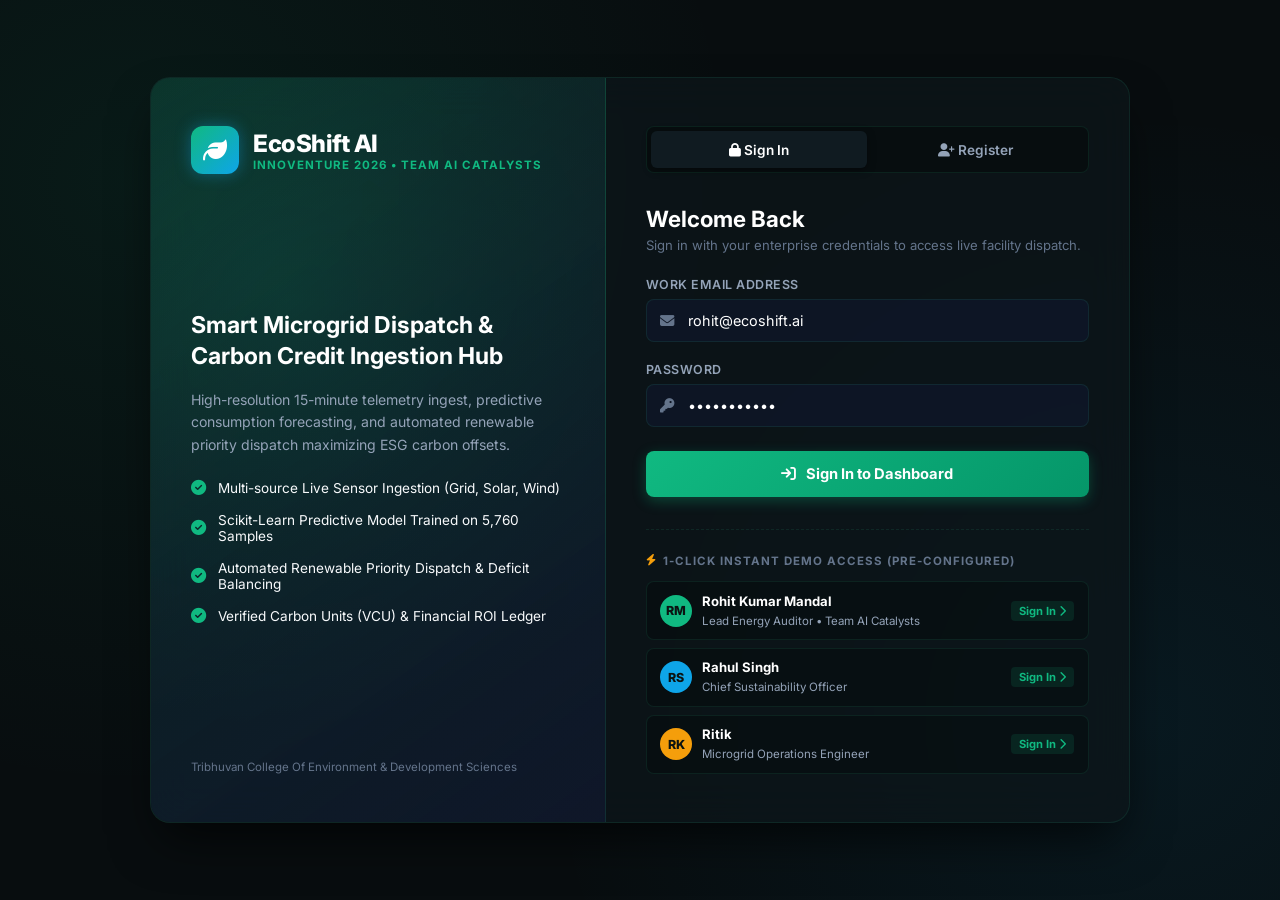
<file: login.html>
<!DOCTYPE html>
<html lang="en">
<head>
    <meta charset="UTF-8">
    <meta name="viewport" content="width=device-width, initial-scale=1.0">
    <meta http-equiv="Cache-Control" content="no-cache, no-store, must-revalidate">
    <meta http-equiv="Pragma" content="no-cache">
    <meta http-equiv="Expires" content="0">
    <title>Enterprise Sign In | EcoShift AI Platform</title>
    <link rel="stylesheet" href="css/style.css?v=20261001_v4">
    <link rel="stylesheet" href="https://cdnjs.cloudflare.com/ajax/libs/font-awesome/6.4.0/css/all.min.css">
    <style>
        .auth-page-wrapper {
            min-height: 100vh;
            width: 100vw;
            display: flex;
            align-items: center;
            justify-content: center;
            padding: 2rem 1.5rem;
            background: radial-gradient(circle at 10% 20%, rgba(16, 185, 129, 0.08) 0%, transparent 45%),
                        radial-gradient(circle at 90% 80%, rgba(14, 165, 233, 0.08) 0%, transparent 45%),
                        var(--bg-primary);
        }

        .auth-container {
            width: 100%;
            max-width: 980px;
            display: grid;
            grid-template-columns: 1fr 1.15fr;
            background: var(--card-bg);
            border: 1px solid var(--border-color);
            border-radius: var(--radius-lg);
            box-shadow: 0 25px 50px -12px rgba(0, 0, 0, 0.7);
            overflow: hidden;
            backdrop-filter: blur(20px);
        }

        .auth-sidebar-showcase {
            background: linear-gradient(145deg, rgba(16, 185, 129, 0.12), rgba(15, 23, 42, 0.95)),
                        radial-gradient(circle at 30% 30%, rgba(16, 185, 129, 0.2), transparent 70%);
            padding: 3rem 2.5rem;
            display: flex;
            flex-direction: column;
            justify-content: space-between;
            border-right: 1px solid var(--border-color);
            position: relative;
        }

        .auth-brand-head {
            display: flex;
            align-items: center;
            gap: 14px;
        }

        .auth-brand-head .brand-logo-icon {
            width: 48px;
            height: 48px;
            font-size: 1.5rem;
        }

        .auth-brand-head h2 {
            font-size: 1.5rem;
            font-weight: 800;
            letter-spacing: -0.5px;
            color: #ffffff;
        }

        .auth-brand-head .sub {
            font-size: 0.72rem;
            color: var(--accent-wind);
            font-weight: 700;
            text-transform: uppercase;
            letter-spacing: 1px;
        }

        .auth-pitch {
            margin: 2.5rem 0;
        }

        .auth-pitch h3 {
            font-size: 1.45rem;
            font-weight: 700;
            line-height: 1.35;
            color: #ffffff;
            margin-bottom: 1rem;
        }

        .auth-pitch p {
            font-size: 0.88rem;
            color: var(--text-secondary);
            line-height: 1.6;
            margin-bottom: 1.5rem;
        }

        .auth-feature-list {
            display: flex;
            flex-direction: column;
            gap: 1rem;
        }

        .auth-feature-item {
            display: flex;
            align-items: center;
            gap: 12px;
            font-size: 0.85rem;
            color: var(--text-primary);
        }

        .auth-feature-item i {
            color: var(--accent-wind);
            font-size: 0.95rem;
        }

        .auth-card-body {
            padding: 3rem 2.5rem;
            display: flex;
            flex-direction: column;
            justify-content: center;
        }

        .auth-tabs {
            display: flex;
            background: rgba(0, 0, 0, 0.3);
            padding: 4px;
            border-radius: var(--radius-sm);
            margin-bottom: 2rem;
            border: 1px solid var(--border-color);
        }

        .auth-tab-btn {
            flex: 1;
            padding: 0.65rem;
            font-size: 0.85rem;
            font-weight: 600;
            background: transparent;
            color: var(--text-secondary);
            border: none;
            border-radius: 6px;
            cursor: pointer;
            transition: all 0.2s ease;
        }

        .auth-tab-btn.active {
            background: var(--card-hover);
            color: #ffffff;
            box-shadow: 0 2px 8px rgba(0, 0, 0, 0.4);
        }

        .auth-form-title {
            margin-bottom: 1.5rem;
        }

        .auth-form-title h2 {
            font-size: 1.4rem;
            font-weight: 700;
            color: #ffffff;
            margin-bottom: 0.3rem;
        }

        .auth-form-title p {
            font-size: 0.82rem;
            color: var(--text-muted);
        }

        .form-group {
            margin-bottom: 1.25rem;
        }

        .form-group label {
            display: block;
            font-size: 0.78rem;
            font-weight: 600;
            color: var(--text-secondary);
            margin-bottom: 0.45rem;
            text-transform: uppercase;
            letter-spacing: 0.5px;
        }

        .form-control-wrap {
            position: relative;
            display: flex;
            align-items: center;
        }

        .form-control-wrap i {
            position: absolute;
            left: 14px;
            color: var(--text-muted);
            font-size: 0.9rem;
        }

        .auth-input {
            width: 100%;
            background: rgba(15, 23, 42, 0.8);
            border: 1px solid var(--border-color);
            border-radius: var(--radius-sm);
            padding: 0.75rem 1rem 0.75rem 2.6rem;
            font-size: 0.9rem;
            color: #ffffff;
            font-family: var(--font-sans);
            outline: none;
            transition: all 0.2s ease;
        }

        .auth-input:focus {
            border-color: var(--accent-wind);
            box-shadow: 0 0 0 3px rgba(16, 185, 129, 0.15);
        }

        .auth-submit-btn {
            width: 100%;
            padding: 0.85rem;
            background: linear-gradient(135deg, #10b981, #059669);
            color: #ffffff;
            border: none;
            border-radius: var(--radius-sm);
            font-size: 0.92rem;
            font-weight: 700;
            cursor: pointer;
            display: flex;
            align-items: center;
            justify-content: center;
            gap: 10px;
            transition: all 0.25s ease;
            box-shadow: 0 4px 14px rgba(16, 185, 129, 0.3);
            margin-top: 1.5rem;
        }

        .auth-submit-btn:hover {
            filter: brightness(1.1);
            transform: translateY(-1px);
            box-shadow: 0 6px 20px rgba(16, 185, 129, 0.4);
        }

        .auth-msg-alert {
            padding: 0.75rem 1rem;
            border-radius: var(--radius-sm);
            font-size: 0.82rem;
            margin-bottom: 1.25rem;
            display: none;
        }

        .auth-msg-alert.error {
            background: rgba(239, 68, 68, 0.15);
            border: 1px solid rgba(239, 68, 68, 0.35);
            color: #f87171;
            display: flex;
            align-items: center;
            gap: 8px;
        }

        .auth-msg-alert.success {
            background: rgba(16, 185, 129, 0.15);
            border: 1px solid rgba(16, 185, 129, 0.35);
            color: #34d399;
            display: flex;
            align-items: center;
            gap: 8px;
        }

        /* Fast One-Click Demo Logins */
        .fast-demo-logins {
            margin-top: 2rem;
            padding-top: 1.5rem;
            border-top: 1px dashed var(--border-color);
        }

        .fast-demo-title {
            font-size: 0.72rem;
            font-weight: 700;
            color: var(--text-muted);
            text-transform: uppercase;
            letter-spacing: 1px;
            margin-bottom: 0.85rem;
            display: flex;
            align-items: center;
            gap: 6px;
        }

        .demo-chip-grid {
            display: grid;
            grid-template-columns: 1fr;
            gap: 0.5rem;
        }

        .demo-user-card {
            background: rgba(0, 0, 0, 0.25);
            border: 1px solid var(--border-color);
            border-radius: var(--radius-sm);
            padding: 0.65rem 0.85rem;
            display: flex;
            align-items: center;
            justify-content: space-between;
            cursor: pointer;
            transition: all 0.2s ease;
        }

        .demo-user-card:hover {
            background: var(--card-hover);
            border-color: var(--accent-wind);
            transform: translateY(-1px);
        }

        .demo-user-info {
            display: flex;
            align-items: center;
            gap: 10px;
        }

        .demo-avatar {
            width: 32px;
            height: 32px;
            border-radius: 50%;
            background: var(--accent-wind);
            color: #0b1312;
            font-weight: 800;
            font-size: 0.78rem;
            display: flex;
            align-items: center;
            justify-content: center;
        }

        .demo-user-text strong {
            display: block;
            font-size: 0.82rem;
            color: #ffffff;
        }

        .demo-user-text span {
            font-size: 0.72rem;
            color: var(--text-secondary);
        }

        .demo-action-tag {
            font-size: 0.7rem;
            font-weight: 700;
            color: var(--accent-wind);
            background: rgba(16, 185, 129, 0.12);
            padding: 3px 8px;
            border-radius: 4px;
        }

        @media (max-width: 820px) {
            .auth-container {
                grid-template-columns: 1fr;
            }
            .auth-sidebar-showcase {
                display: none;
            }
        }
    </style>
</head>
<body>
    <div class="auth-page-wrapper">
        <div class="auth-container">
            <!-- Left Showcase Sidebar -->
            <div class="auth-sidebar-showcase">
                <div class="auth-brand-head">
                    <div class="brand-logo-icon" style="background: linear-gradient(135deg, #10b981, #0ea5e9);">
                        <i class="fas fa-leaf"></i>
                    </div>
                    <div>
                        <h2>EcoShift AI</h2>
                        <div class="sub">InnoVenture 2026 • Team AI Catalysts</div>
                    </div>
                </div>

                <div class="auth-pitch">
                    <h3>Smart Microgrid Dispatch & Carbon Credit Ingestion Hub</h3>
                    <p>
                        High-resolution 15-minute telemetry ingest, predictive consumption forecasting, 
                        and automated renewable priority dispatch maximizing ESG carbon offsets.
                    </p>

                    <div class="auth-feature-list">
                        <div class="auth-feature-item">
                            <i class="fas fa-check-circle"></i>
                            <span>Multi-source Live Sensor Ingestion (Grid, Solar, Wind)</span>
                        </div>
                        <div class="auth-feature-item">
                            <i class="fas fa-check-circle"></i>
                            <span>Scikit-Learn Predictive Model Trained on 5,760 Samples</span>
                        </div>
                        <div class="auth-feature-item">
                            <i class="fas fa-check-circle"></i>
                            <span>Automated Renewable Priority Dispatch & Deficit Balancing</span>
                        </div>
                        <div class="auth-feature-item">
                            <i class="fas fa-check-circle"></i>
                            <span>Verified Carbon Units (VCU) & Financial ROI Ledger</span>
                        </div>
                    </div>
                </div>

                <div style="font-size: 0.72rem; color: var(--text-muted);">
                    <span>Tribhuvan College Of Environment & Development Sciences</span>
                </div>
            </div>

            <!-- Right Login Form -->
            <div class="auth-card-body">
                <!-- Tabs -->
                <div class="auth-tabs">
                    <button class="auth-tab-btn active" id="tabLoginBtn" onclick="switchTab('login')">
                        <i class="fas fa-lock"></i> Sign In
                    </button>
                    <button class="auth-tab-btn" id="tabRegisterBtn" onclick="switchTab('register')">
                        <i class="fas fa-user-plus"></i> Register
                    </button>
                </div>

                <!-- Alert Message Box -->
                <div class="auth-msg-alert" id="authMsgAlert"></div>

                <!-- SIGN IN FORM -->
                <form id="loginForm" onsubmit="handleLoginSubmit(event)">
                    <div class="auth-form-title">
                        <h2>Welcome Back</h2>
                        <p>Sign in with your enterprise credentials to access live facility dispatch.</p>
                    </div>

                    <div class="form-group">
                        <label>Work Email Address</label>
                        <div class="form-control-wrap">
                            <i class="fas fa-envelope"></i>
                            <input type="email" id="loginEmail" class="auth-input" placeholder="e.g. rohit@ecoshift.ai" required value="rohit@ecoshift.ai">
                        </div>
                    </div>

                    <div class="form-group">
                        <label>Password</label>
                        <div class="form-control-wrap">
                            <i class="fas fa-key"></i>
                            <input type="password" id="loginPassword" class="auth-input" placeholder="••••••••" required value="password123">
                        </div>
                    </div>

                    <button type="submit" class="auth-submit-btn" id="btnSignInSubmit">
                        <i class="fas fa-arrow-right-to-bracket"></i> Sign In to Dashboard
                    </button>
                </form>

                <!-- REGISTER FORM -->
                <form id="registerForm" onsubmit="handleRegisterSubmit(event)" style="display: none;">
                    <div class="auth-form-title">
                        <h2>Create Facility Account</h2>
                        <p>Join the EcoShift AI telemetry and carbon ledger network.</p>
                    </div>

                    <div class="form-group">
                        <label>Full Name</label>
                        <div class="form-control-wrap">
                            <i class="fas fa-user"></i>
                            <input type="text" id="regName" class="auth-input" placeholder="e.g. Priyanshu Sharma" required>
                        </div>
                    </div>

                    <div class="form-group">
                        <label>Work Email</label>
                        <div class="form-control-wrap">
                            <i class="fas fa-envelope"></i>
                            <input type="email" id="regEmail" class="auth-input" placeholder="priyanshu@ecoshift.ai" required>
                        </div>
                    </div>

                    <div class="form-group">
                        <label>Role / Designation</label>
                        <div class="form-control-wrap">
                            <i class="fas fa-id-badge"></i>
                            <input type="text" id="regRole" class="auth-input" placeholder="e.g. Energy Auditor" value="ESG Energy Auditor" required>
                        </div>
                    </div>

                    <div class="form-group">
                        <label>Password</label>
                        <div class="form-control-wrap">
                            <i class="fas fa-key"></i>
                            <input type="password" id="regPassword" class="auth-input" placeholder="••••••••" required minlength="6">
                        </div>
                    </div>

                    <button type="submit" class="auth-submit-btn">
                        <i class="fas fa-user-check"></i> Register & Enter Dashboard
                    </button>
                </form>

                <!-- 1-Click Fast Demo Login for Judges & Testing -->
                <div class="fast-demo-logins">
                    <div class="fast-demo-title">
                        <i class="fas fa-bolt" style="color: var(--accent-solar);"></i>
                        <span>1-Click Instant Demo Access (Pre-Configured)</span>
                    </div>

                    <div class="demo-chip-grid">
                        <div class="demo-user-card" onclick="quickLogin('rohit@ecoshift.ai', 'password123')">
                            <div class="demo-user-info">
                                <div class="demo-avatar" style="background: #10b981;">RM</div>
                                <div class="demo-user-text">
                                    <strong>Rohit Kumar Mandal</strong>
                                    <span>Lead Energy Auditor • Team AI Catalysts</span>
                                </div>
                            </div>
                            <span class="demo-action-tag">Sign In <i class="fas fa-chevron-right"></i></span>
                        </div>

                        <div class="demo-user-card" onclick="quickLogin('rahul@ecoshift.ai', 'password123')">
                            <div class="demo-user-info">
                                <div class="demo-avatar" style="background: #0ea5e9;">RS</div>
                                <div class="demo-user-text">
                                    <strong>Rahul Singh</strong>
                                    <span>Chief Sustainability Officer</span>
                                </div>
                            </div>
                            <span class="demo-action-tag">Sign In <i class="fas fa-chevron-right"></i></span>
                        </div>

                        <div class="demo-user-card" onclick="quickLogin('ritik@ecoshift.ai', 'password123')">
                            <div class="demo-user-info">
                                <div class="demo-avatar" style="background: #f59e0b;">RK</div>
                                <div class="demo-user-text">
                                    <strong>Ritik</strong>
                                    <span>Microgrid Operations Engineer</span>
                                </div>
                            </div>
                            <span class="demo-action-tag">Sign In <i class="fas fa-chevron-right"></i></span>
                        </div>
                    </div>
                </div>
            </div>
        </div>
    </div>

    <!-- Scripts -->
    <script src="js/auth.js?v=20261001_v4"></script>
    <script>
        function switchTab(mode) {
            const loginForm = document.getElementById('loginForm');
            const registerForm = document.getElementById('registerForm');
            const tabLoginBtn = document.getElementById('tabLoginBtn');
            const tabRegisterBtn = document.getElementById('tabRegisterBtn');
            const alertBox = document.getElementById('authMsgAlert');
            alertBox.style.display = 'none';

            if (mode === 'login') {
                loginForm.style.display = 'block';
                registerForm.style.display = 'none';
                tabLoginBtn.classList.add('active');
                tabRegisterBtn.classList.remove('active');
            } else {
                loginForm.style.display = 'none';
                registerForm.style.display = 'block';
                tabRegisterBtn.classList.add('active');
                tabLoginBtn.classList.remove('active');
            }
        }

        function showAlert(msg, isError = true) {
            const alertBox = document.getElementById('authMsgAlert');
            alertBox.className = `auth-msg-alert ${isError ? 'error' : 'success'}`;
            alertBox.innerHTML = `<i class="fas fa-${isError ? 'circle-exclamation' : 'check-circle'}"></i> <span>${msg}</span>`;
            alertBox.style.display = 'flex';
        }

        function getRedirectUrl() {
            const params = new URLSearchParams(window.location.search);
            const redirect = params.get('redirect');
            return redirect ? decodeURIComponent(redirect) : 'optimization.html';
        }

        function handleLoginSubmit(e) {
            e.preventDefault();
            const email = document.getElementById('loginEmail').value;
            const pass = document.getElementById('loginPassword').value;
            const res = window.authManager.login(email, pass);

            if (res.success) {
                showAlert(`Welcome back, ${res.user.name}! Redirecting to dashboard...`, false);
                setTimeout(() => {
                    window.location.href = getRedirectUrl();
                }, 700);
            } else {
                showAlert(res.message, true);
            }
        }

        function handleRegisterSubmit(e) {
            e.preventDefault();
            const name = document.getElementById('regName').value;
            const email = document.getElementById('regEmail').value;
            const role = document.getElementById('regRole').value;
            const pass = document.getElementById('regPassword').value;

            const res = window.authManager.signup(name, email, pass, role);
            if (res.success) {
                showAlert(`Account created successfully for ${res.user.name}! Redirecting...`, false);
                setTimeout(() => {
                    window.location.href = getRedirectUrl();
                }, 800);
            } else {
                showAlert(res.message, true);
            }
        }

        function quickLogin(email, pass) {
            document.getElementById('loginEmail').value = email;
            document.getElementById('loginPassword').value = pass;
            const res = window.authManager.login(email, pass);
            if (res.success) {
                showAlert(`Signed in as ${res.user.name}! Opening platform...`, false);
                setTimeout(() => {
                    window.location.href = getRedirectUrl();
                }, 600);
            }
        }
    </script>
</body>
</html>
</file>
<file: css/style.css>
@import url('https://fonts.googleapis.com/css2?family=Inter:wght@300;400;500;600;700;800&family=JetBrains+Mono:wght@400;500;600&display=swap');

:root {
    --bg-primary: #080d0f;
    --bg-secondary: #0c1417;
    --card-bg: rgba(13, 22, 26, 0.75);
    --card-hover: rgba(18, 30, 36, 0.88);
    --sidebar-bg: #070c0e;
    --border-color: rgba(52, 211, 153, 0.1);
    --border-highlight: rgba(52, 211, 153, 0.25);
    --glass-border: rgba(255, 255, 255, 0.1);
    
    --text-primary: #f8fafc;
    --text-secondary: #94a3b8;
    --text-muted: #64748b;
    
    /* CleanTech Source Accents */
    --accent-grid: #38bdf8;
    --accent-grid-glow: rgba(56, 189, 248, 0.3);
    --accent-solar: #f59e0b;
    --accent-solar-glow: rgba(245, 158, 11, 0.3);
    --accent-wind: #10b981;
    --accent-wind-glow: rgba(16, 185, 129, 0.3);
    
    --accent-opt: #10b981;
    --cyan: #06b6d4;
    --indigo: #6366f1;
    --gold: #eab308;
    --success: #10b981;
    --warning: #f59e0b;
    --danger: #ef4444;
    
    --font-sans: 'Inter', -apple-system, BlinkMacSystemFont, sans-serif;
    --font-mono: 'JetBrains Mono', monospace;
    --radius-sm: 8px;
    --radius-md: 14px;
    --radius-lg: 20px;
    --shadow-card: 0 10px 30px -10px rgba(0, 0, 0, 0.6);
    --shadow-glow: 0 0 25px rgba(16, 185, 129, 0.15);
}

/* Page Theme Overrides based on source */
body.theme-grid {
    --theme-accent: var(--accent-grid);
    --theme-glow: var(--accent-grid-glow);
    --theme-bg-gradient: radial-gradient(circle at 10% 20%, rgba(56, 189, 248, 0.07) 0%, transparent 40%);
}

body.theme-solar {
    --theme-accent: var(--accent-solar);
    --theme-glow: var(--accent-solar-glow);
    --theme-bg-gradient: radial-gradient(circle at 10% 20%, rgba(245, 158, 11, 0.07) 0%, transparent 40%);
}

body.theme-wind {
    --theme-accent: var(--accent-wind);
    --theme-glow: var(--accent-wind-glow);
    --theme-bg-gradient: radial-gradient(circle at 10% 20%, rgba(16, 185, 129, 0.07) 0%, transparent 40%);
}

body.theme-forecast {
    --theme-accent: var(--indigo);
    --theme-glow: rgba(99, 102, 241, 0.3);
    --theme-bg-gradient: radial-gradient(circle at 15% 15%, rgba(99, 102, 241, 0.08) 0%, transparent 45%),
                         radial-gradient(circle at 85% 25%, rgba(16, 185, 129, 0.06) 0%, transparent 40%);
}

body.theme-optimization {
    --theme-accent: var(--accent-opt);
    --theme-glow: var(--accent-wind-glow);
    --theme-bg-gradient: radial-gradient(circle at 10% 20%, rgba(16, 185, 129, 0.09) 0%, transparent 45%),
                         radial-gradient(circle at 90% 80%, rgba(234, 179, 8, 0.06) 0%, transparent 45%);
}

* {
    margin: 0;
    padding: 0;
    box-sizing: border-box;
    font-family: var(--font-sans);
}

body {
    background-color: var(--bg-primary);
    background-image: 
        radial-gradient(circle at 85% 10%, rgba(16, 185, 129, 0.04) 0%, transparent 35%),
        radial-gradient(circle at bottom center, rgba(12, 20, 23, 0.9) 0%, transparent 100%),
        var(--theme-bg-gradient);
    color: var(--text-primary);
    min-height: 100vh;
    display: flex;
    overflow-x: hidden;
}

/* ================== SIDEBAR ================== */
.sidebar {
    width: 270px;
    background: var(--sidebar-bg);
    border-right: 1px solid var(--border-color);
    display: flex;
    flex-direction: column;
    padding: 1.5rem 1rem;
    position: fixed;
    height: 100vh;
    z-index: 100;
    backdrop-filter: blur(10px);
}

.brand-section {
    display: flex;
    align-items: center;
    gap: 12px;
    padding: 0.5rem 0.75rem 1.5rem 0.75rem;
    border-bottom: 1px solid var(--border-color);
    margin-bottom: 1.5rem;
}

.brand-logo-icon {
    width: 42px;
    height: 42px;
    background: linear-gradient(135deg, #0ea5e9, #a855f7);
    border-radius: 12px;
    display: flex;
    align-items: center;
    justify-content: center;
    font-size: 1.35rem;
    color: #ffffff;
    box-shadow: 0 0 16px rgba(14, 165, 233, 0.4);
}

.brand-title-wrap h2 {
    font-size: 1.25rem;
    font-weight: 800;
    letter-spacing: -0.5px;
    background: linear-gradient(135deg, #ffffff 40%, var(--theme-accent));
    -webkit-background-clip: text;
    -webkit-text-fill-color: transparent;
}

.brand-title-wrap .sub {
    font-size: 0.68rem;
    color: var(--text-muted);
    font-weight: 600;
    text-transform: uppercase;
    letter-spacing: 1px;
}

.nav-label {
    font-size: 0.68rem;
    text-transform: uppercase;
    letter-spacing: 1.2px;
    color: var(--text-muted);
    padding: 0 0.85rem;
    margin-bottom: 0.5rem;
    font-weight: 700;
}

.nav-links {
    list-style: none;
    display: flex;
    flex-direction: column;
    gap: 0.4rem;
    margin-bottom: 1.5rem;
}

.nav-item a {
    display: flex;
    align-items: center;
    gap: 12px;
    padding: 0.75rem 0.9rem;
    border-radius: var(--radius-sm);
    color: var(--text-secondary);
    text-decoration: none;
    font-weight: 500;
    font-size: 0.9rem;
    transition: all 0.25s ease;
    border: 1px solid transparent;
}

.nav-item a:hover {
    color: var(--text-primary);
    background: rgba(255, 255, 255, 0.04);
    border-color: var(--border-color);
}

.nav-item a.active {
    background: linear-gradient(90deg, rgba(56, 189, 248, 0.12), rgba(56, 189, 248, 0.02));
    border-color: rgba(56, 189, 248, 0.3);
    color: var(--accent-grid);
    font-weight: 600;
}

body.theme-solar .nav-item a.active {
    background: linear-gradient(90deg, rgba(245, 158, 11, 0.12), rgba(245, 158, 11, 0.02));
    border-color: rgba(245, 158, 11, 0.3);
    color: var(--accent-solar);
}

body.theme-wind .nav-item a.active {
    background: linear-gradient(90deg, rgba(16, 185, 129, 0.12), rgba(16, 185, 129, 0.02));
    border-color: rgba(16, 185, 129, 0.3);
    color: var(--accent-wind);
}

.nav-item a .badge-status {
    margin-left: auto;
    font-size: 0.65rem;
    padding: 2px 7px;
    border-radius: 20px;
    background: rgba(16, 185, 129, 0.15);
    color: var(--success);
    font-weight: 700;
}

.nav-item.disabled a {
    opacity: 0.5;
    cursor: not-allowed;
}

.nav-item.disabled a .badge-phase {
    margin-left: auto;
    font-size: 0.6rem;
    padding: 2px 6px;
    border-radius: 4px;
    background: rgba(255, 255, 255, 0.07);
    color: var(--text-muted);
}

/* Sidebar Hardware Ingestion Status */
.hw-telemetry-box {
    margin-top: auto;
    background: rgba(15, 23, 42, 0.7);
    border: 1px solid var(--border-color);
    border-radius: var(--radius-md);
    padding: 0.9rem;
}

.hw-status-title {
    display: flex;
    align-items: center;
    justify-content: space-between;
    font-size: 0.75rem;
    font-weight: 600;
    color: var(--text-secondary);
    margin-bottom: 0.5rem;
}

.pulse-indicator {
    display: inline-flex;
    align-items: center;
    gap: 6px;
    color: var(--success);
    font-size: 0.7rem;
    font-weight: 600;
}

.pulse-dot {
    width: 8px;
    height: 8px;
    background: var(--success);
    border-radius: 50%;
    position: relative;
}

.pulse-dot::after {
    content: '';
    position: absolute;
    top: -2px;
    left: -2px;
    right: -2px;
    bottom: -2px;
    border-radius: 50%;
    border: 2px solid var(--success);
    animation: pulseRing 1.8s infinite;
}

@keyframes pulseRing {
    0% { transform: scale(1); opacity: 0.9; }
    100% { transform: scale(2.2); opacity: 0; }
}

.hw-meta-row {
    font-size: 0.7rem;
    color: var(--text-muted);
    display: flex;
    justify-content: space-between;
    margin-top: 0.3rem;
}

.hw-meta-row span.val {
    font-family: var(--font-mono);
    color: var(--text-secondary);
}

/* ================== MAIN CONTENT ================== */
.main-wrapper {
    margin-left: 270px;
    flex: 1;
    display: flex;
    flex-direction: column;
    min-height: 100vh;
}

.top-navbar {
    height: 72px;
    border-bottom: 1px solid var(--border-color);
    display: flex;
    align-items: center;
    justify-content: space-between;
    padding: 0 2rem;
    background: rgba(10, 14, 23, 0.85);
    backdrop-filter: blur(12px);
    position: sticky;
    top: 0;
    z-index: 90;
}

.top-title-group h1 {
    font-size: 1.25rem;
    font-weight: 700;
    letter-spacing: -0.3px;
    display: flex;
    align-items: center;
    gap: 10px;
}

.source-badge {
    font-size: 0.7rem;
    padding: 4px 10px;
    border-radius: 20px;
    font-weight: 700;
    text-transform: uppercase;
    letter-spacing: 0.5px;
}

.source-badge.grid {
    background: rgba(56, 189, 248, 0.15);
    color: var(--accent-grid);
    border: 1px solid rgba(56, 189, 248, 0.3);
}

.source-badge.solar {
    background: rgba(245, 158, 11, 0.15);
    color: var(--accent-solar);
    border: 1px solid rgba(245, 158, 11, 0.3);
}

.source-badge.wind {
    background: rgba(16, 185, 129, 0.15);
    color: var(--accent-wind);
    border: 1px solid rgba(16, 185, 129, 0.3);
}

.top-actions {
    display: flex;
    align-items: center;
    gap: 1rem;
}

.pill-status {
    background: rgba(255, 255, 255, 0.04);
    border: 1px solid var(--border-color);
    padding: 0.45rem 0.9rem;
    border-radius: var(--radius-sm);
    font-size: 0.78rem;
    color: var(--text-secondary);
    display: flex;
    align-items: center;
    gap: 8px;
}

.btn-ctrl {
    background: rgba(255, 255, 255, 0.05);
    border: 1px solid var(--border-color);
    color: var(--text-primary);
    padding: 0.5rem 1rem;
    border-radius: var(--radius-sm);
    font-size: 0.8rem;
    font-weight: 600;
    cursor: pointer;
    display: flex;
    align-items: center;
    gap: 6px;
    transition: all 0.2s ease;
}

.btn-ctrl:hover {
    background: rgba(255, 255, 255, 0.1);
    border-color: var(--border-highlight);
}

.btn-ctrl.btn-primary {
    background: var(--theme-accent);
    color: #0c1220;
    font-weight: 700;
    border-color: transparent;
    box-shadow: 0 0 15px var(--theme-glow);
}

.btn-ctrl.btn-primary:hover {
    filter: brightness(1.1);
    transform: translateY(-1px);
}

/* ================== DASHBOARD BODY ================== */
.dashboard-content {
    padding: 2rem;
    display: flex;
    flex-direction: column;
    gap: 2rem;
}

/* Source Switcher Quick Bar */
.source-quick-tabs {
    display: flex;
    gap: 1rem;
    background: rgba(15, 23, 42, 0.5);
    padding: 0.4rem;
    border-radius: var(--radius-md);
    border: 1px solid var(--border-color);
}

.tab-btn {
    flex: 1;
    padding: 0.75rem 1rem;
    border-radius: var(--radius-sm);
    text-decoration: none;
    display: flex;
    align-items: center;
    justify-content: center;
    gap: 8px;
    font-size: 0.85rem;
    font-weight: 600;
    color: var(--text-secondary);
    transition: all 0.25s ease;
}

.tab-btn:hover {
    color: var(--text-primary);
    background: rgba(255, 255, 255, 0.04);
}

.tab-btn.active.grid {
    background: rgba(56, 189, 248, 0.15);
    color: var(--accent-grid);
    border: 1px solid rgba(56, 189, 248, 0.3);
}

.tab-btn.active.solar {
    background: rgba(245, 158, 11, 0.15);
    color: var(--accent-solar);
    border: 1px solid rgba(245, 158, 11, 0.3);
}

.tab-btn.active.wind {
    background: rgba(16, 185, 129, 0.15);
    color: var(--accent-wind);
    border: 1px solid rgba(16, 185, 129, 0.3);
}

/* ================== 3 KEY TELEMETRY CARDS ================== */
.telemetry-grid {
    display: grid;
    grid-template-columns: repeat(3, 1fr);
    gap: 1.5rem;
}

.sensor-card {
    background: var(--card-bg);
    border: 1px solid var(--border-color);
    border-radius: var(--radius-lg);
    padding: 1.6rem;
    backdrop-filter: blur(12px);
    box-shadow: var(--shadow-card);
    transition: all 0.3s cubic-bezier(0.4, 0, 0.2, 1);
    position: relative;
    overflow: hidden;
}

.sensor-card::before {
    content: '';
    position: absolute;
    top: 0;
    left: 0;
    right: 0;
    height: 3px;
    background: var(--theme-accent);
    opacity: 0.75;
}

.sensor-card:hover {
    transform: translateY(-3px);
    border-color: var(--glass-border);
    box-shadow: 0 15px 35px -5px rgba(0, 0, 0, 0.6), 0 0 20px var(--theme-glow);
}

.card-header-flex {
    display: flex;
    justify-content: space-between;
    align-items: flex-start;
    margin-bottom: 1.2rem;
}

.sensor-label-group .type-tag {
    font-size: 0.7rem;
    text-transform: uppercase;
    letter-spacing: 1px;
    color: var(--text-muted);
    font-weight: 700;
}

.sensor-label-group h3 {
    font-size: 1.05rem;
    font-weight: 700;
    color: var(--text-primary);
    margin-top: 2px;
}

.sensor-icon-badge {
    width: 44px;
    height: 44px;
    border-radius: 12px;
    display: flex;
    align-items: center;
    justify-content: center;
    font-size: 1.2rem;
    background: rgba(255, 255, 255, 0.04);
    color: var(--theme-accent);
    border: 1px solid var(--border-color);
}

/* Value Readout */
.sensor-metric-val {
    display: flex;
    align-items: baseline;
    gap: 8px;
    margin-bottom: 0.8rem;
}

.sensor-metric-val .value {
    font-size: 2.75rem;
    font-weight: 800;
    letter-spacing: -1px;
    font-family: var(--font-mono);
    color: #ffffff;
    line-height: 1;
}

.sensor-metric-val .unit {
    font-size: 1.25rem;
    font-weight: 600;
    color: var(--theme-accent);
}

/* Sub-metrics inside card */
.mini-metrics-row {
    display: flex;
    align-items: center;
    justify-content: space-between;
    padding: 0.65rem 0.8rem;
    background: rgba(0, 0, 0, 0.25);
    border-radius: var(--radius-sm);
    margin-bottom: 1rem;
    border: 1px solid rgba(255, 255, 255, 0.03);
}

.sub-item {
    display: flex;
    flex-direction: column;
}

.sub-item .sub-label {
    font-size: 0.65rem;
    text-transform: uppercase;
    color: var(--text-muted);
    font-weight: 600;
}

.sub-item .sub-val {
    font-size: 0.85rem;
    font-weight: 700;
    font-family: var(--font-mono);
    color: var(--text-secondary);
}

/* Waveform Canvas */
.waveform-box {
    height: 70px;
    position: relative;
    width: 100%;
}

.waveform-box canvas {
    width: 100% !important;
    height: 100% !important;
}

/* Live Status Strip */
.sensor-footer {
    display: flex;
    justify-content: space-between;
    align-items: center;
    margin-top: 1rem;
    padding-top: 0.8rem;
    border-top: 1px solid var(--border-color);
    font-size: 0.72rem;
    color: var(--text-muted);
}

.sensor-footer .pzem-id {
    font-family: var(--font-mono);
    color: var(--text-secondary);
}

/* ================== 4TH KEY COMPONENT: 2-MONTH HISTORICAL CHART ================== */
.chart-master-card {
    background: var(--card-bg);
    border: 1px solid var(--border-color);
    border-radius: var(--radius-lg);
    padding: 2rem;
    backdrop-filter: blur(12px);
    box-shadow: var(--shadow-card);
    position: relative;
}

.chart-header {
    display: flex;
    justify-content: space-between;
    align-items: flex-start;
    flex-wrap: wrap;
    gap: 1rem;
    margin-bottom: 1.5rem;
}

.chart-title-area h2 {
    font-size: 1.25rem;
    font-weight: 700;
    color: #ffffff;
    display: flex;
    align-items: center;
    gap: 10px;
}

.chart-title-area p {
    font-size: 0.82rem;
    color: var(--text-secondary);
    margin-top: 4px;
}

.chart-toolbar {
    display: flex;
    align-items: center;
    gap: 0.75rem;
}

.chart-btn-group {
    display: flex;
    background: rgba(0, 0, 0, 0.3);
    border-radius: var(--radius-sm);
    padding: 3px;
    border: 1px solid var(--border-color);
}

.c-btn {
    background: transparent;
    border: none;
    color: var(--text-muted);
    padding: 0.4rem 0.85rem;
    font-size: 0.75rem;
    font-weight: 600;
    border-radius: 6px;
    cursor: pointer;
    transition: all 0.2s;
}

.c-btn.active {
    background: var(--theme-accent);
    color: #0c1220;
    font-weight: 700;
}

/* Summary stats strip over 2 months */
.historical-stats-strip {
    display: grid;
    grid-template-columns: repeat(4, 1fr);
    gap: 1rem;
    margin-bottom: 1.8rem;
}

.h-stat-box {
    background: rgba(15, 23, 42, 0.6);
    border: 1px solid var(--border-color);
    border-radius: var(--radius-md);
    padding: 1.1rem;
    display: flex;
    flex-direction: column;
}

.h-stat-box .stat-label {
    font-size: 0.72rem;
    color: var(--text-muted);
    text-transform: uppercase;
    font-weight: 600;
    letter-spacing: 0.5px;
    margin-bottom: 0.35rem;
}

.h-stat-box .stat-val {
    font-size: 1.5rem;
    font-weight: 800;
    color: #ffffff;
    font-family: var(--font-mono);
}

.h-stat-box .stat-sub {
    font-size: 0.7rem;
    color: var(--text-secondary);
    margin-top: 0.2rem;
    display: flex;
    align-items: center;
    gap: 4px;
}

.stat-sub.positive {
    color: var(--success);
}

.stat-sub.accent {
    color: var(--theme-accent);
}

.main-chart-container {
    height: 380px;
    position: relative;
    width: 100%;
}

/* ================== INGESTION PACKET LOG & CONTEXT SECTION ================== */
.bottom-context-grid {
    display: grid;
    grid-template-columns: 2fr 1fr;
    gap: 1.5rem;
}

.context-card {
    background: var(--card-bg);
    border: 1px solid var(--border-color);
    border-radius: var(--radius-lg);
    padding: 1.5rem;
    backdrop-filter: blur(12px);
}

.context-header {
    display: flex;
    justify-content: space-between;
    align-items: center;
    margin-bottom: 1.2rem;
    padding-bottom: 0.75rem;
    border-bottom: 1px solid var(--border-color);
}

.context-header h3 {
    font-size: 0.95rem;
    font-weight: 700;
    display: flex;
    align-items: center;
    gap: 8px;
}

/* Packet Feed Table */
.packet-table-wrapper {
    overflow-x: auto;
}

.packet-table {
    width: 100%;
    border-collapse: collapse;
    font-size: 0.75rem;
    font-family: var(--font-mono);
}

.packet-table th {
    text-align: left;
    color: var(--text-muted);
    padding: 0.5rem 0.75rem;
    border-bottom: 1px solid var(--border-color);
    font-weight: 600;
    text-transform: uppercase;
}

.packet-table td {
    padding: 0.6rem 0.75rem;
    border-bottom: 1px solid rgba(255, 255, 255, 0.04);
    color: var(--text-secondary);
}

.packet-table tr:hover td {
    background: rgba(255, 255, 255, 0.02);
    color: var(--text-primary);
}

.status-tag {
    display: inline-block;
    padding: 2px 6px;
    border-radius: 4px;
    font-size: 0.65rem;
    font-weight: 700;
}

.status-tag.ok {
    background: rgba(16, 185, 129, 0.15);
    color: var(--success);
}

/* Hardware Spec Sidebar */
.spec-list {
    display: flex;
    flex-direction: column;
    gap: 0.75rem;
}

.spec-item {
    display: flex;
    justify-content: space-between;
    padding: 0.65rem 0.8rem;
    background: rgba(15, 23, 42, 0.5);
    border-radius: var(--radius-sm);
    border: 1px solid var(--border-color);
    font-size: 0.75rem;
}

.spec-item .k {
    color: var(--text-muted);
}

.spec-item .v {
    color: var(--text-primary);
    font-weight: 600;
    font-family: var(--font-mono);
}

/* Footer */
.dashboard-footer {
    margin-top: auto;
    padding: 1.5rem 2rem;
    border-top: 1px solid var(--border-color);
    display: flex;
    justify-content: space-between;
    align-items: center;
    font-size: 0.75rem;
    color: var(--text-muted);
    background: var(--bg-primary);
}

.footer-team-info {
    display: flex;
    align-items: center;
    gap: 16px;
}

/* Responsive */
@media (max-width: 1200px) {
    .telemetry-grid {
        grid-template-columns: 1fr;
    }
    .historical-stats-strip {
        grid-template-columns: repeat(2, 1fr);
    }
    .bottom-context-grid {
        grid-template-columns: 1fr;
    }
}

@media (max-width: 768px) {
    .sidebar {
        display: none;
    }
    .main-wrapper {
        margin-left: 0;
    }
    .historical-stats-strip {
        grid-template-columns: 1fr;
    }
    .ai-control-deck {
        grid-template-columns: 1fr !important;
    }
    .dual-analysis-grid {
        grid-template-columns: 1fr !important;
    }
}

/* ================== PREDICTIVE AI & FORECASTING STYLES ================== */
.ai-header-badge {
    background: linear-gradient(135deg, rgba(168, 85, 247, 0.2), rgba(6, 182, 212, 0.2));
    border: 1px solid rgba(168, 85, 247, 0.4);
    color: var(--purple-ai);
    font-size: 0.72rem;
    padding: 4px 10px;
    border-radius: 20px;
    font-weight: 700;
    display: inline-flex;
    align-items: center;
    gap: 6px;
}

.ai-control-deck {
    display: grid;
    grid-template-columns: 1.5fr 1fr;
    gap: 1.5rem;
    margin-bottom: 2rem;
}

.ai-deck-card {
    background: var(--card-bg);
    border: 1px solid var(--border-color);
    border-radius: var(--radius-lg);
    padding: 1.6rem;
    backdrop-filter: blur(12px);
    position: relative;
    box-shadow: var(--shadow-card);
}

.deck-header {
    display: flex;
    justify-content: space-between;
    align-items: center;
    margin-bottom: 1.2rem;
    padding-bottom: 0.75rem;
    border-bottom: 1px solid var(--border-color);
}

.deck-header h3 {
    font-size: 1rem;
    font-weight: 700;
    color: #ffffff;
    display: flex;
    align-items: center;
    gap: 8px;
}

/* Source Selection Pills */
.source-pills-row {
    display: flex;
    gap: 0.6rem;
    flex-wrap: wrap;
    margin-bottom: 1.2rem;
}

.source-pill-btn {
    background: rgba(255, 255, 255, 0.04);
    border: 1px solid var(--border-color);
    color: var(--text-secondary);
    padding: 0.55rem 0.95rem;
    border-radius: var(--radius-sm);
    font-size: 0.8rem;
    font-weight: 600;
    cursor: pointer;
    display: inline-flex;
    align-items: center;
    gap: 8px;
    transition: all 0.2s ease;
}

.source-pill-btn:hover {
    background: rgba(255, 255, 255, 0.08);
    color: var(--text-primary);
}

.source-pill-btn.active {
    background: rgba(168, 85, 247, 0.18);
    border-color: rgba(168, 85, 247, 0.5);
    color: #ffffff;
    box-shadow: 0 0 12px rgba(168, 85, 247, 0.25);
}

/* Horizon & Model Controls */
.controls-subgrid {
    display: grid;
    grid-template-columns: repeat(2, 1fr);
    gap: 1rem;
}

.control-input-group {
    display: flex;
    flex-direction: column;
    gap: 0.4rem;
}

.control-input-group label {
    font-size: 0.72rem;
    text-transform: uppercase;
    color: var(--text-muted);
    font-weight: 700;
    letter-spacing: 0.5px;
}

.horizon-btn-group {
    display: flex;
    background: rgba(0, 0, 0, 0.3);
    border: 1px solid var(--border-color);
    border-radius: var(--radius-sm);
    padding: 3px;
}

.horizon-btn {
    flex: 1;
    background: transparent;
    border: none;
    color: var(--text-muted);
    font-size: 0.72rem;
    font-weight: 600;
    padding: 0.4rem 0.2rem;
    border-radius: 6px;
    cursor: pointer;
    transition: all 0.2s;
    text-align: center;
}

.horizon-btn.active {
    background: var(--purple-ai);
    color: #ffffff;
    font-weight: 700;
}

.ai-select {
    background: rgba(15, 23, 42, 0.8);
    border: 1px solid var(--border-color);
    color: var(--text-primary);
    padding: 0.5rem 0.8rem;
    border-radius: var(--radius-sm);
    font-size: 0.8rem;
    outline: none;
    cursor: pointer;
    font-family: var(--font-sans);
}

.ai-select:focus {
    border-color: var(--purple-ai);
}

/* Sliders */
.slider-group {
    display: flex;
    flex-direction: column;
    gap: 0.5rem;
    margin-top: 0.8rem;
}

.slider-label-row {
    display: flex;
    justify-content: space-between;
    font-size: 0.75rem;
}

.slider-label-row span.k {
    color: var(--text-muted);
}

.slider-label-row span.v {
    color: var(--purple-ai);
    font-family: var(--font-mono);
    font-weight: 700;
}

.ai-range-slider {
    width: 100%;
    accent-color: var(--purple-ai);
    cursor: pointer;
    height: 4px;
    background: rgba(255, 255, 255, 0.1);
    border-radius: 4px;
}

/* Training Progress Animation */
.training-progress-wrap {
    display: none;
    margin-top: 1rem;
    background: rgba(0, 0, 0, 0.35);
    padding: 0.8rem;
    border-radius: var(--radius-sm);
    border: 1px solid rgba(168, 85, 247, 0.3);
}

.training-status-text {
    font-size: 0.72rem;
    color: var(--purple-ai);
    font-weight: 600;
    margin-bottom: 0.4rem;
    display: flex;
    align-items: center;
    gap: 6px;
}

.training-progress-bar {
    height: 6px;
    background: linear-gradient(90deg, #a855f7, #06b6d4);
    border-radius: 4px;
    width: 0%;
    transition: width 0.08s ease;
}

/* Dual Analysis Grid (60-day Past vs. Future Forecast) */
.dual-analysis-grid {
    display: grid;
    grid-template-columns: 1fr 1fr;
    gap: 1.5rem;
    margin-bottom: 2rem;
}

.analysis-col-card {
    background: var(--card-bg);
    border: 1px solid var(--border-color);
    border-radius: var(--radius-lg);
    padding: 1.6rem;
    backdrop-filter: blur(12px);
}

.analysis-col-card.past {
    border-top: 3px solid var(--accent-grid);
}

.analysis-col-card.future {
    border-top: 3px solid var(--purple-ai);
}

.col-header {
    display: flex;
    justify-content: space-between;
    align-items: center;
    margin-bottom: 1.2rem;
}

.col-header h3 {
    font-size: 1.05rem;
    font-weight: 700;
    color: #ffffff;
}

.analysis-metrics-strip {
    display: grid;
    grid-template-columns: 1fr 1fr;
    gap: 1rem;
}

.analysis-metric-box {
    background: rgba(15, 23, 42, 0.6);
    border: 1px solid var(--border-color);
    border-radius: var(--radius-sm);
    padding: 0.9rem;
}

.analysis-metric-box .label {
    font-size: 0.68rem;
    color: var(--text-muted);
    text-transform: uppercase;
    font-weight: 600;
}

.analysis-metric-box .val {
    font-size: 1.35rem;
    font-weight: 800;
    color: #ffffff;
    font-family: var(--font-mono);
    margin-top: 2px;
}

/* Warnings and Badges */
.status-tag.warn {
    background: rgba(239, 68, 68, 0.15);
    color: #f87171;
    border: 1px solid rgba(239, 68, 68, 0.3);
}

.status-tag.ok {
    background: rgba(16, 185, 129, 0.15);
    color: var(--success);
    border: 1px solid rgba(16, 185, 129, 0.3);
}

/* ================== USER NAVBAR WIDGET ================== */
.nav-user-widget {
    position: relative;
    margin-left: 0.5rem;
}

.user-chip-button {
    display: flex;
    align-items: center;
    gap: 9px;
    background: rgba(15, 23, 42, 0.7);
    border: 1px solid var(--border-color);
    border-radius: 30px;
    padding: 4px 12px 4px 6px;
    cursor: pointer;
    transition: all 0.2s ease;
}

.user-chip-button:hover {
    background: var(--card-hover);
    border-color: var(--border-highlight);
    box-shadow: 0 4px 12px rgba(0, 0, 0, 0.4);
}

.user-avatar-circle {
    width: 32px;
    height: 32px;
    border-radius: 50%;
    background: linear-gradient(135deg, #10b981, #0ea5e9);
    color: #ffffff;
    font-weight: 800;
    font-size: 0.75rem;
    display: flex;
    align-items: center;
    justify-content: center;
    position: relative;
    box-shadow: 0 0 10px rgba(16, 185, 129, 0.3);
}

.avatar-online-dot {
    position: absolute;
    bottom: -1px;
    right: -1px;
    width: 8px;
    height: 8px;
    border-radius: 50%;
    background: #10b981;
    border: 2px solid var(--sidebar-bg);
}

.user-chip-meta {
    display: flex;
    flex-direction: column;
    text-align: left;
}

.user-chip-name {
    font-size: 0.78rem;
    font-weight: 700;
    color: #ffffff;
    line-height: 1.2;
}

.user-chip-role {
    font-size: 0.65rem;
    color: var(--accent-wind);
    font-weight: 600;
}

/* User Dropdown Menu */
.user-dropdown-menu {
    position: absolute;
    top: calc(100% + 10px);
    right: 0;
    width: 250px;
    background: rgba(14, 23, 27, 0.95);
    border: 1px solid var(--border-color);
    border-radius: var(--radius-sm);
    box-shadow: 0 15px 35px rgba(0, 0, 0, 0.6);
    backdrop-filter: blur(20px);
    padding: 0.75rem;
    display: none;
    flex-direction: column;
    z-index: 1000;
}

.user-dropdown-menu.show {
    display: flex;
    animation: fadeInDropdown 0.2s ease-out;
}

@keyframes fadeInDropdown {
    from { opacity: 0; transform: translateY(-8px); }
    to { opacity: 1; transform: translateY(0); }
}

.dropdown-header {
    display: flex;
    align-items: center;
    gap: 10px;
    padding-bottom: 0.6rem;
}

.dropdown-avatar {
    width: 38px;
    height: 38px;
    border-radius: 50%;
    background: linear-gradient(135deg, #10b981, #0ea5e9);
    color: #ffffff;
    font-weight: 800;
    font-size: 0.85rem;
    display: flex;
    align-items: center;
    justify-content: center;
}

.dropdown-user-info strong {
    font-size: 0.82rem;
    color: #ffffff;
    display: block;
}

.dropdown-user-info span {
    font-size: 0.7rem;
    color: var(--text-muted);
    display: block;
}

.user-org-badge {
    font-size: 0.65rem !important;
    color: var(--accent-wind) !important;
    margin-top: 2px;
}

.dropdown-divider {
    height: 1px;
    background: var(--border-color);
    margin: 0.4rem 0;
}

.dropdown-links {
    display: flex;
    flex-direction: column;
    gap: 2px;
}

.dropdown-item {
    display: flex;
    align-items: center;
    gap: 10px;
    padding: 0.5rem 0.65rem;
    font-size: 0.78rem;
    color: var(--text-secondary);
    text-decoration: none;
    border-radius: 6px;
    transition: all 0.15s ease;
}

.dropdown-item:hover {
    background: rgba(255, 255, 255, 0.05);
    color: #ffffff;
}

.dropdown-logout-btn {
    display: flex;
    align-items: center;
    gap: 8px;
    padding: 0.55rem 0.65rem;
    background: rgba(239, 68, 68, 0.12);
    border: 1px solid rgba(239, 68, 68, 0.25);
    color: #f87171;
    font-size: 0.78rem;
    font-weight: 600;
    border-radius: 6px;
    cursor: pointer;
    width: 100%;
    margin-top: 4px;
    transition: all 0.2s ease;
}

.dropdown-logout-btn:hover {
    background: rgba(239, 68, 68, 0.2);
    color: #ffffff;
}

/* Flow line pulse animations */
@keyframes flowPulse {
    0% { opacity: 0.5; box-shadow: 0 0 4px #10b981; }
    50% { opacity: 1; box-shadow: 0 0 14px #10b981; }
    100% { opacity: 0.5; box-shadow: 0 0 4px #10b981; }
}

@keyframes flowPulseRed {
    0% { opacity: 0.5; box-shadow: 0 0 4px #f97316; }
    50% { opacity: 1; box-shadow: 0 0 14px #f97316; }
    100% { opacity: 0.5; box-shadow: 0 0 4px #f97316; }
}
</file>
